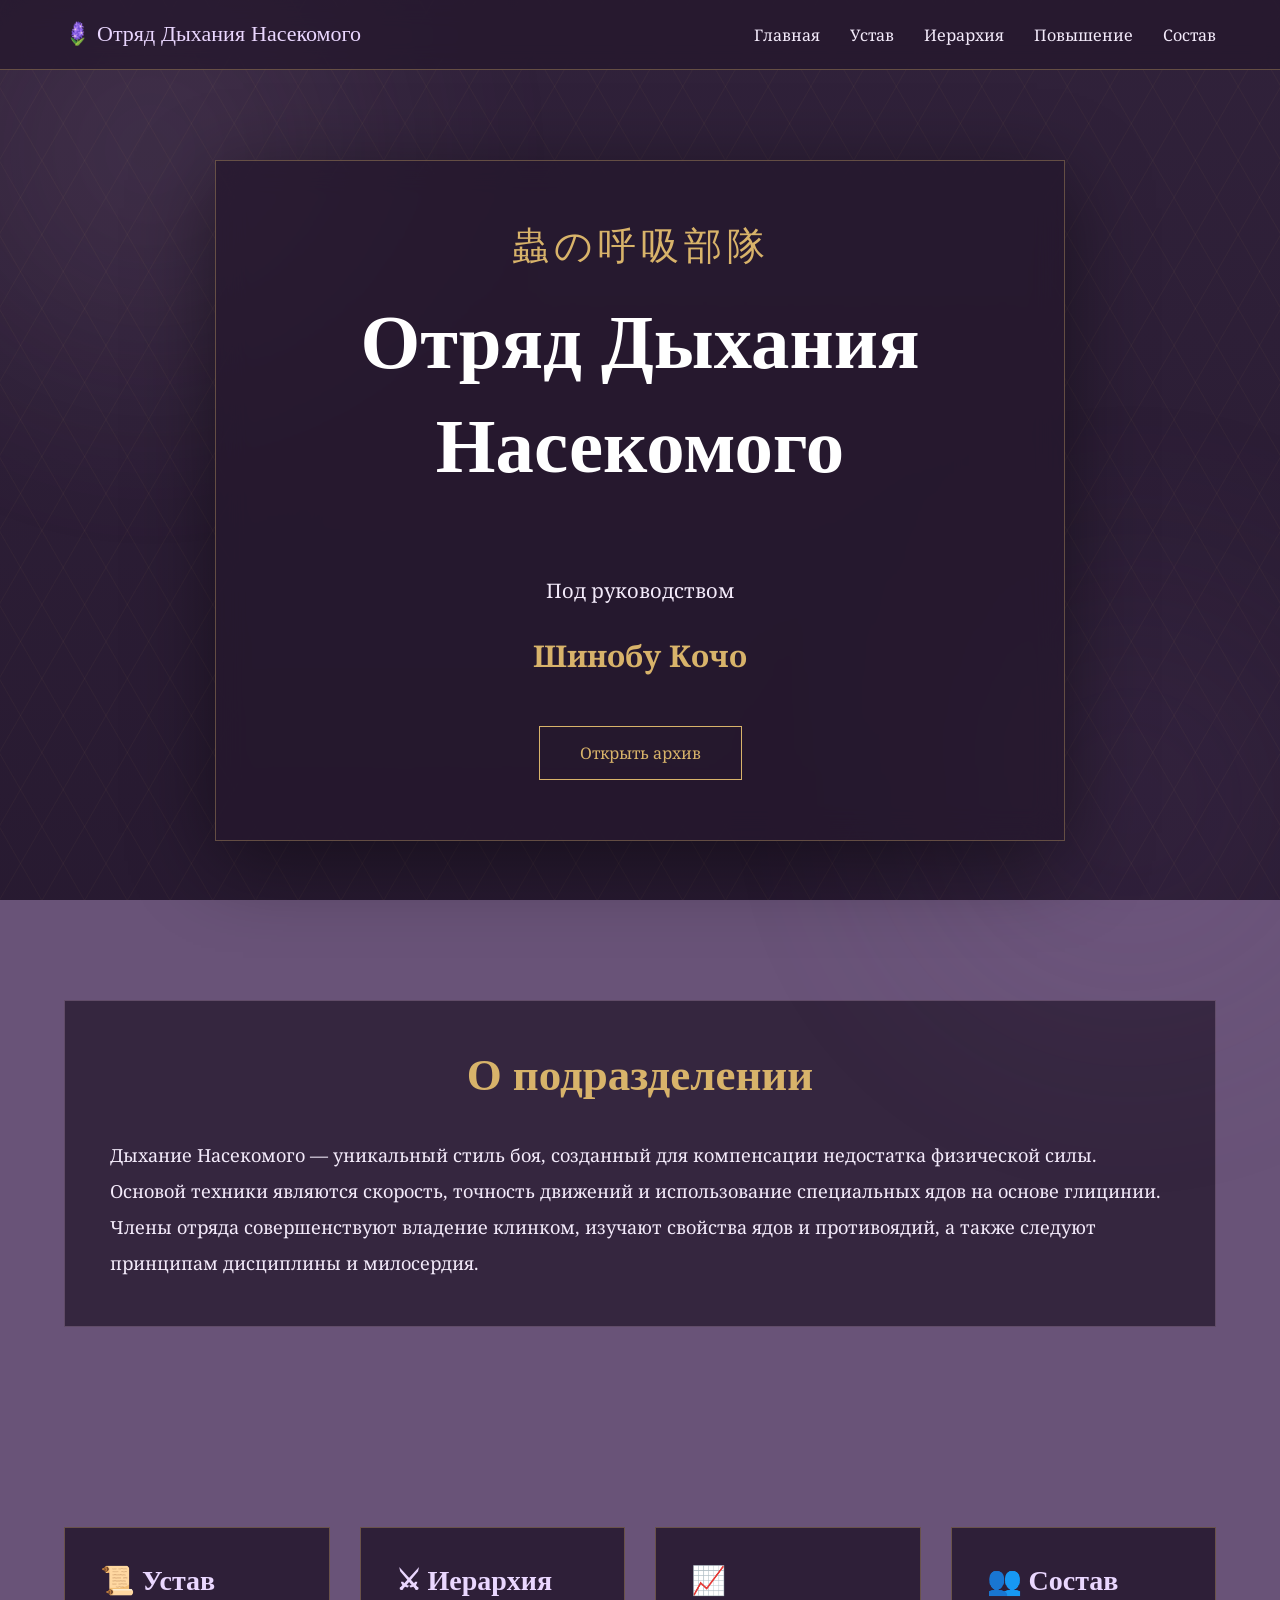
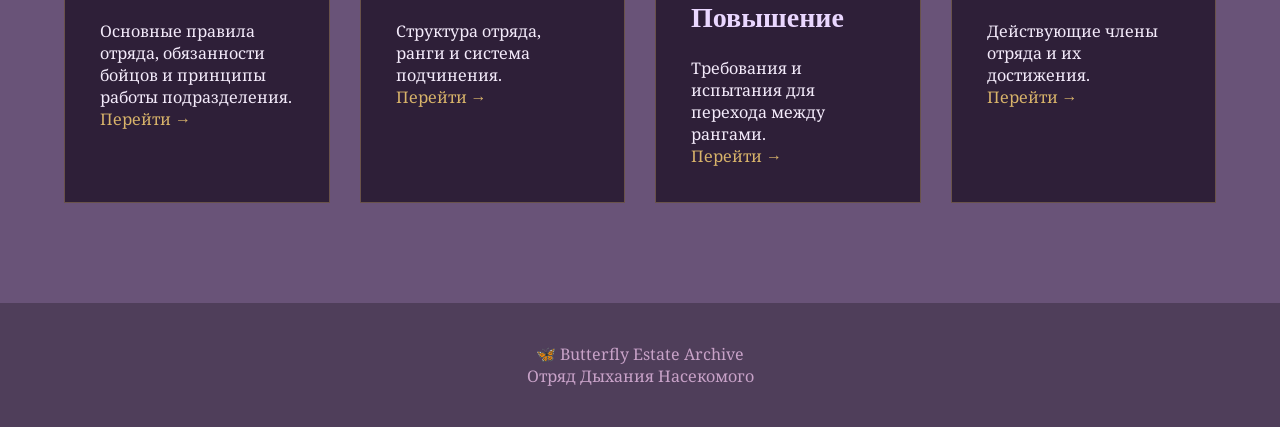
<file: index.html>
<!DOCTYPE html>
<html lang="ru">

<head>

    <meta charset="UTF-8">
    <meta name="viewport" content="width=device-width, initial-scale=1.0">

    <title>Отряд Дыхания Насекомого</title>

    <meta name="description" content="Отряд Дыхания Насекомого под руководством Шинобу Кочо">

    <!-- Стили -->
    <link rel="stylesheet" href="css/style.css">


    <!-- Шрифты -->
    <link rel="preconnect" href="https://fonts.googleapis.com">

    <link rel="preconnect" href="https://fonts.gstatic.com" crossorigin>

    <link href="https://fonts.googleapis.com/css2?family=Cinzel:wght@400;500;600;700&family=Noto+Serif:wght@300;400;500;600;700&display=swap" rel="stylesheet">


</head>


<body>


<div class="mist mist-one"></div>
<div class="mist mist-two"></div>

<div id="particles"></div>


<header>


    <nav class="navbar">


        <div class="logo">

            🪻 Отряд Дыхания Насекомого

        </div>



        <ul>

            <li>
                <a href="index.html">
                    Главная
                </a>
            </li>


            <li>
                <a href="statute.html">
                    Устав
                </a>
            </li>


            <li>
                <a href="hierarchy.html">
                    Иерархия
                </a>
            </li>


            <li>
                <a href="promotion.html">
                    Повышение
                </a>
            </li>


            <li>
                <a href="members.html">
                    Состав
                </a>
            </li>


        </ul>


    </nav>


</header>





<main>



<section class="hero">


    <div class="hero-content">


        <p class="japanese">

            蟲の呼吸部隊

        </p>



        <h1>

            Отряд Дыхания Насекомого

        </h1>

        <p class="subtitle">

            <br>


            Под руководством

            <strong>
                Шинобу Кочо
            </strong>


        </p>




        <a href="statute.html" class="button">

            Открыть архив

        </a>



    </div>


</section>







<section class="about">


    <div class="container">


        <h2>

            О подразделении

        </h2>



        <p>


            Дыхание Насекомого — уникальный стиль боя, созданный для компенсации недостатка физической силы.


            Основой техники являются скорость, точность движений и использование специальных ядов на основе глицинии.


            Члены отряда совершенствуют владение клинком, изучают свойства ядов и противоядий, а также следуют принципам дисциплины и милосердия.



        </p>



    </div>


</section>







<section class="cards">


<div class="container">





<div class="card">


<h3>
📜 Устав
</h3>


<p>

Основные правила отряда, обязанности бойцов и принципы работы подразделения.

</p>


<a href="statute.html">

Перейти →

</a>


</div>






<div class="card">


<h3>
⚔ Иерархия
</h3>


<p>

Структура отряда, ранги и система подчинения.

</p>


<a href="hierarchy.html">

Перейти →

</a>


</div>







<div class="card">


<h3>
📈 Повышение
</h3>


<p>

Требования и испытания для перехода между рангами.

</p>


<a href="promotion.html">

Перейти →

</a>


</div>







<div class="card">


<h3>
👥 Состав
</h3>


<p>

Действующие члены отряда и их достижения.

</p>


<a href="members.html">

Перейти →

</a>


</div>




</div>


</section>





</main>






<footer>


<p>

🦋 Butterfly Estate Archive

<br>

Отряд Дыхания Насекомого

</p>


</footer>






<script src="js/script.js"></script>


</body>

</html>
</file>
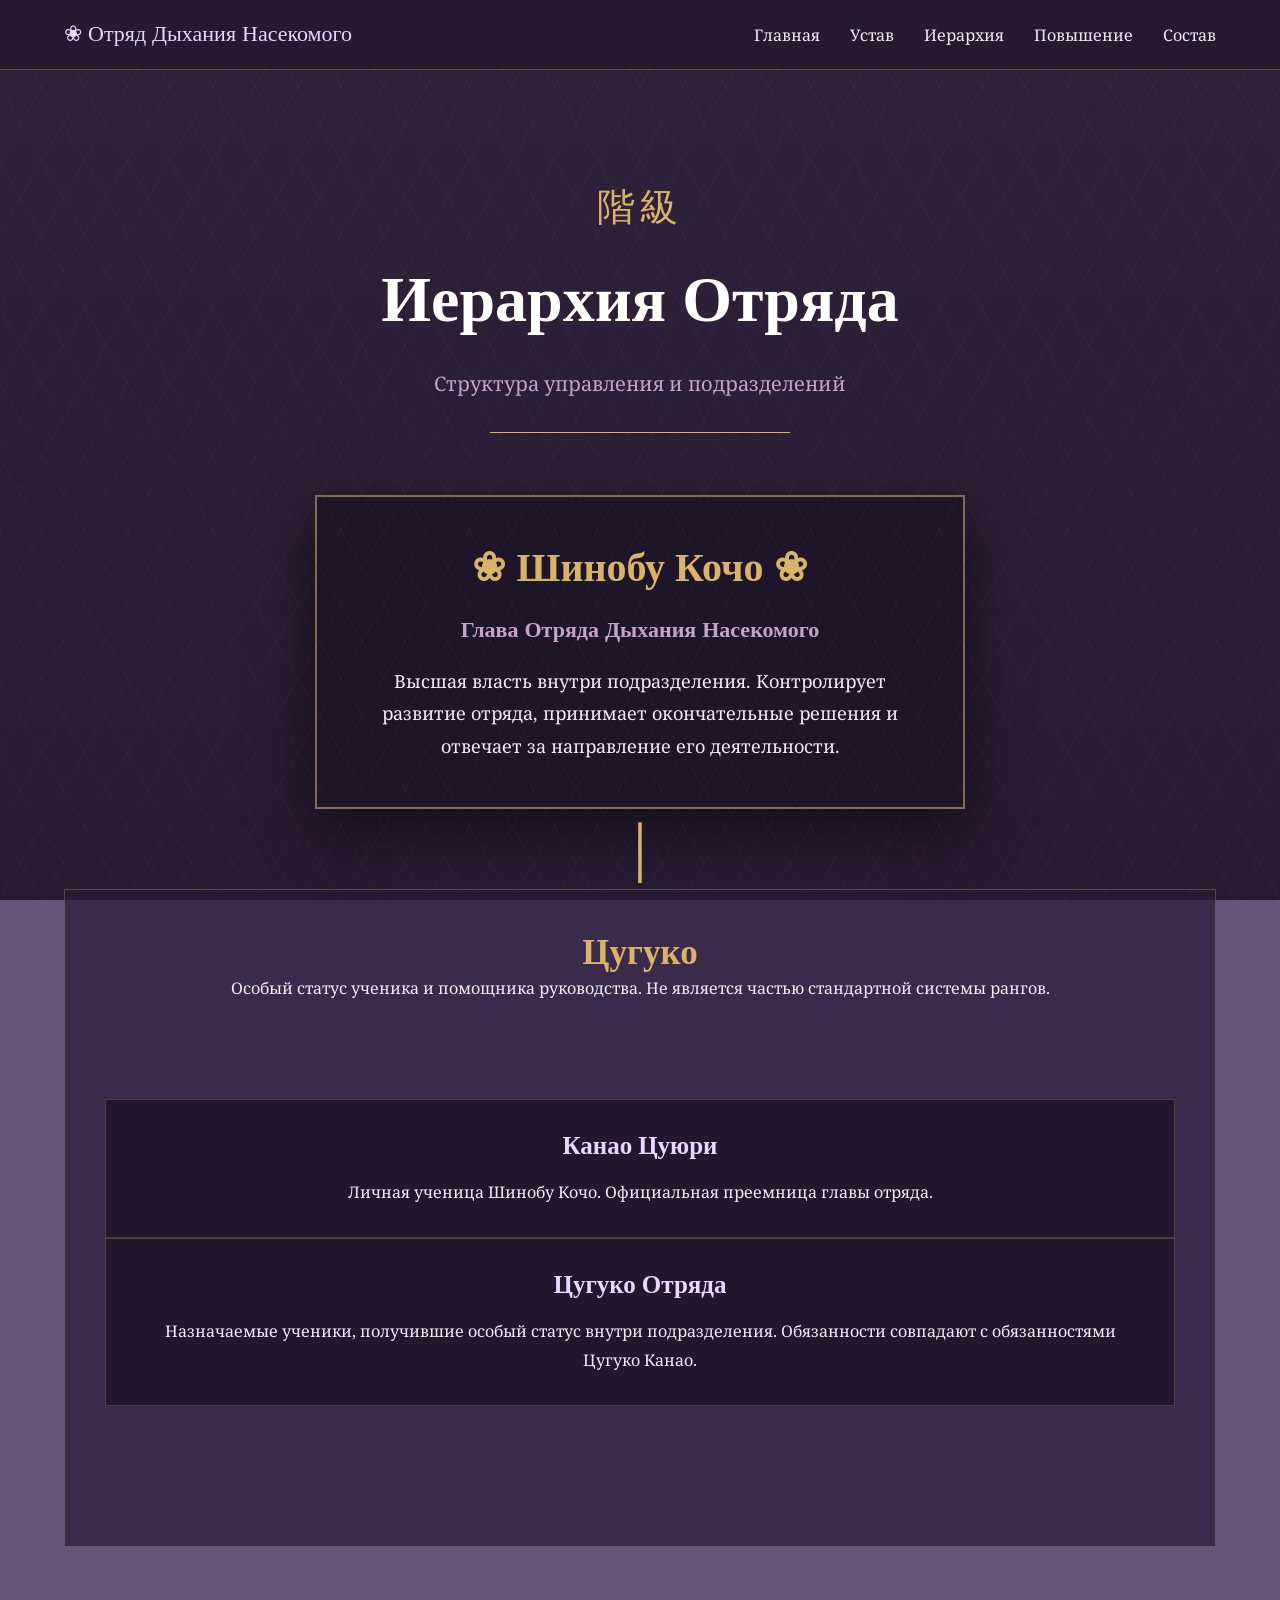
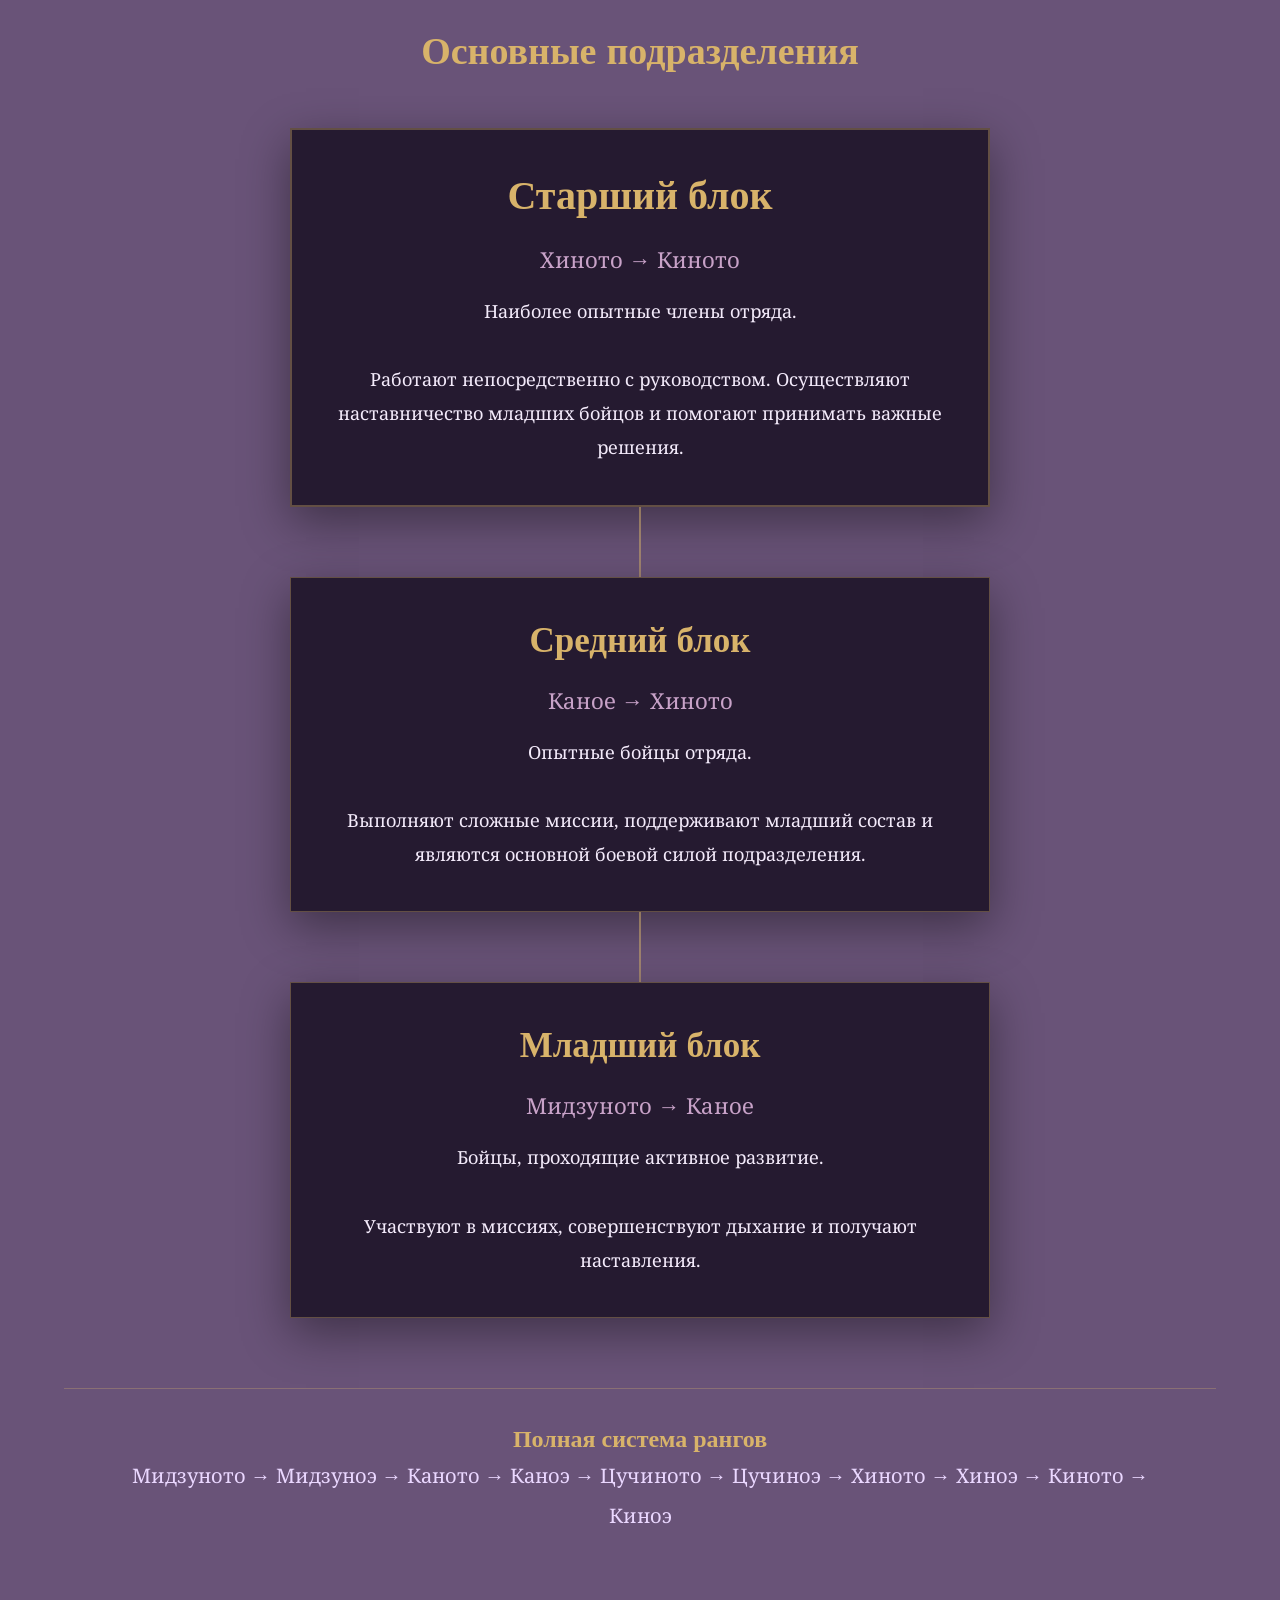
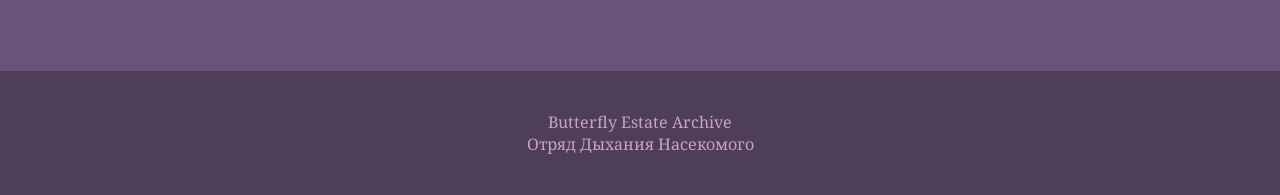
<file: hierarchy.html>
<!DOCTYPE html>
<html lang="ru">

<head>

<meta charset="UTF-8">

<meta name="viewport" content="width=device-width, initial-scale=1.0">

<title>Иерархия | Отряд Дыхания Насекомого</title>


<link rel="stylesheet" href="css/style.css">


<link href="https://fonts.googleapis.com/css2?family=Cinzel:wght@400;600;700&family=Noto+Serif:wght@300;400;600&display=swap" rel="stylesheet">

</head>



<body>


<header>

<nav class="navbar">


<div class="logo">
❀ Отряд Дыхания Насекомого
</div>



<ul>

<li><a href="index.html">Главная</a></li>

<li><a href="statute.html">Устав</a></li>

<li><a href="hierarchy.html">Иерархия</a></li>

<li><a href="promotion.html">Повышение</a></li>

<li><a href="members.html">Состав</a></li>

</ul>


</nav>

</header>






<main>



<section class="document-header">


<p class="japanese">
階級
</p>


<h1>
Иерархия Отряда
</h1>


<p>
Структура управления и подразделений
</p>


<div class="document-line"></div>


</section>







<section class="hierarchy">



<div class="leader-card">


<h2>
❀ Шинобу Кочо ❀
</h2>


<h3>
Глава Отряда Дыхания Насекомого
</h3>


<p>

Высшая власть внутри подразделения.
Контролирует развитие отряда, принимает окончательные решения и отвечает за направление его деятельности.

</p>


</div>







<div class="connection">

│

</div>







<div class="tsuguko-area">


<h2>
Цугуко
</h2>


<p>
Особый статус ученика и помощника руководства.
Не является частью стандартной системы рангов.
</p>




<div class="cards">



<div class="info-card">


<h3>
Канао Цуюри
</h3>


<p>
Личная ученица Шинобу Кочо.
Официальная преемница главы отряда.
</p>


</div>





<div class="info-card">


<h3>
Цугуко Отряда
</h3>


<p>
Назначаемые ученики, получившие особый статус внутри подразделения.

Обязанности совпадают с обязанностями Цугуко Канао.
</p>


</div>


</div>


</div>



<section class="blocks">


<h2>
Основные подразделения
</h2>


<div class="structure-tree">





<div class="block-card senior">


<h3>
Старший блок
</h3>


<div class="block-rank">
Хиното → Киното
</div>


<p>

Наиболее опытные члены отряда.

<br><br>

Работают непосредственно с руководством.
Осуществляют наставничество младших бойцов
и помогают принимать важные решения.

</p>


</div>





<div class="tree-line"></div>






<div class="block-card middle">


<h3>
Средний блок
</h3>


<div class="block-rank">
Каное → Хиното
</div>


<p>

Опытные бойцы отряда.

<br><br>

Выполняют сложные миссии,
поддерживают младший состав
и являются основной боевой силой подразделения.

</p>


</div>






<div class="tree-line"></div>






<div class="block-card junior">


<h3>
Младший блок
</h3>


<div class="block-rank">
Мидзуното → Каное
</div>


<p>

Бойцы, проходящие активное развитие.

<br><br>

Участвуют в миссиях,
совершенствуют дыхание и получают наставления.

</p>

</div>


</section>





<section class="rank-order">


<h2>
Полная система рангов
</h2>


<p>

Мидзуното →

Мидзуноэ →

Каното →

Каноэ →

Цучиното →

Цучиноэ →

Хиното →

Хиноэ →

Киното →

Киноэ

</p>


</section>




</section>




</main>







<footer>

<p>
Butterfly Estate Archive
<br>
Отряд Дыхания Насекомого
</p>

</footer>




<script src="js/script.js"></script>


</body>

</html>
</file>
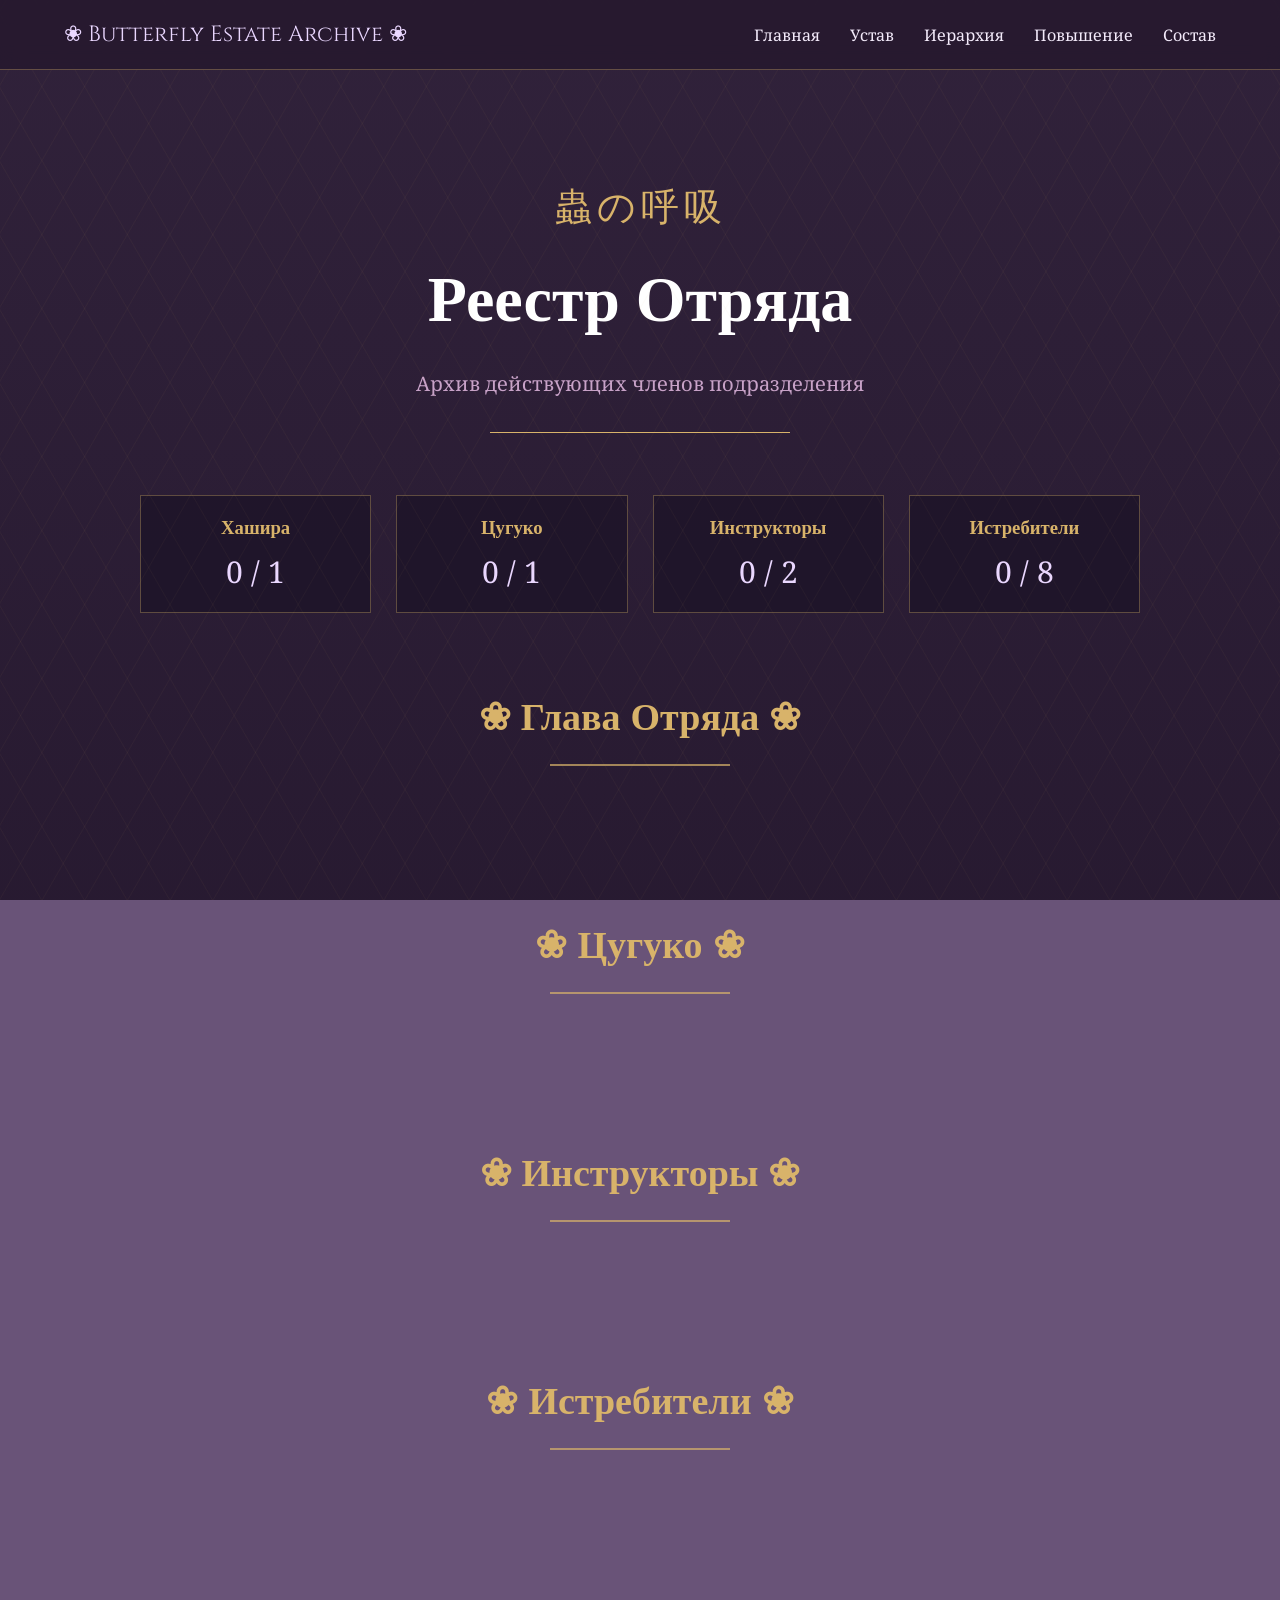
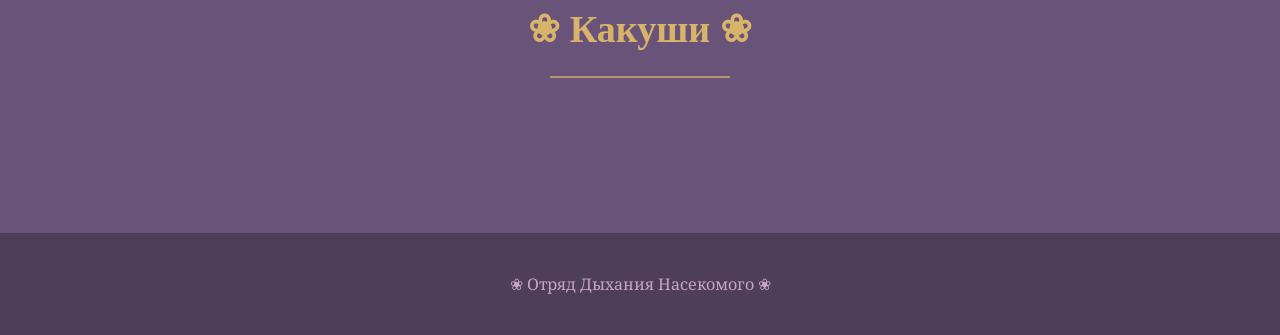
<file: members.html>
<!DOCTYPE html>
<html lang="ru">

<head>

<meta charset="UTF-8">

<meta name="viewport" content="width=device-width, initial-scale=1.0">

<title>Состав | Отряд Дыхания Насекомого</title>


<link rel="stylesheet" href="css/style.css">


<link href="https://fonts.googleapis.com/css2?family=Cinzel:wght@400;600&family=Noto+Serif:wght@400;700&display=swap" rel="stylesheet">


</head>



<body>



<header>

<nav class="navbar">


<div class="logo">
❀ Butterfly Estate Archive ❀
</div>



<ul>

<li><a href="index.html">Главная</a></li>

<li><a href="statute.html">Устав</a></li>

<li><a href="hierarchy.html">Иерархия</a></li>

<li><a href="promotion.html">Повышение</a></li>

<li><a href="members.html">Состав</a></li>

</ul>


</nav>

</header>





<section class="document-header">


<p class="japanese">
蟲の呼吸
</p>


<h1>
Реестр Отряда
</h1>


<p>
Архив действующих членов подразделения
</p>


<div class="document-line"></div>


</section>





<section class="member-statistics">


<div>

<h3>
Хашира
</h3>

<p id="hashira-count">
0 / 1
</p>

</div>



<div>

<h3>
Цугуко
</h3>

<p id="tsuguko-count">
0 / 1
</p>

</div>



<div>

<h3>
Инструкторы
</h3>

<p id="instructor-count">
0 / 2
</p>

</div>



<div>

<h3>
Истребители
</h3>

<p id="fighter-count">
0 / 8
</p>

</div>


</section>







<section class="members-container">


<h2>
❀ Глава Отряда ❀
</h2>


<div 
class="member-grid"
id="leader-container">

</div>


</section>








<section class="members-container">


<h2>
❀ Цугуко ❀
</h2>


<div 
class="member-grid"
id="tsuguko-container">

</div>


</section>








<section class="members-container">


<h2>
❀ Инструкторы ❀
</h2>


<div 
class="member-grid"
id="instructor-container">

</div>


</section>








<section class="members-container">


<h2>
❀ Истребители ❀
</h2>


<div 
class="member-grid"
id="fighter-container">

</div>


</section>









<section class="members-container">


<h2>
❀ Какуши ❀
</h2>


<div 
class="member-grid"
id="kakushi-container">

</div>


</section>







<footer>

❀ Отряд Дыхания Насекомого ❀

</footer>






<script src="js/members.js"></script>


</body>

</html>
</file>
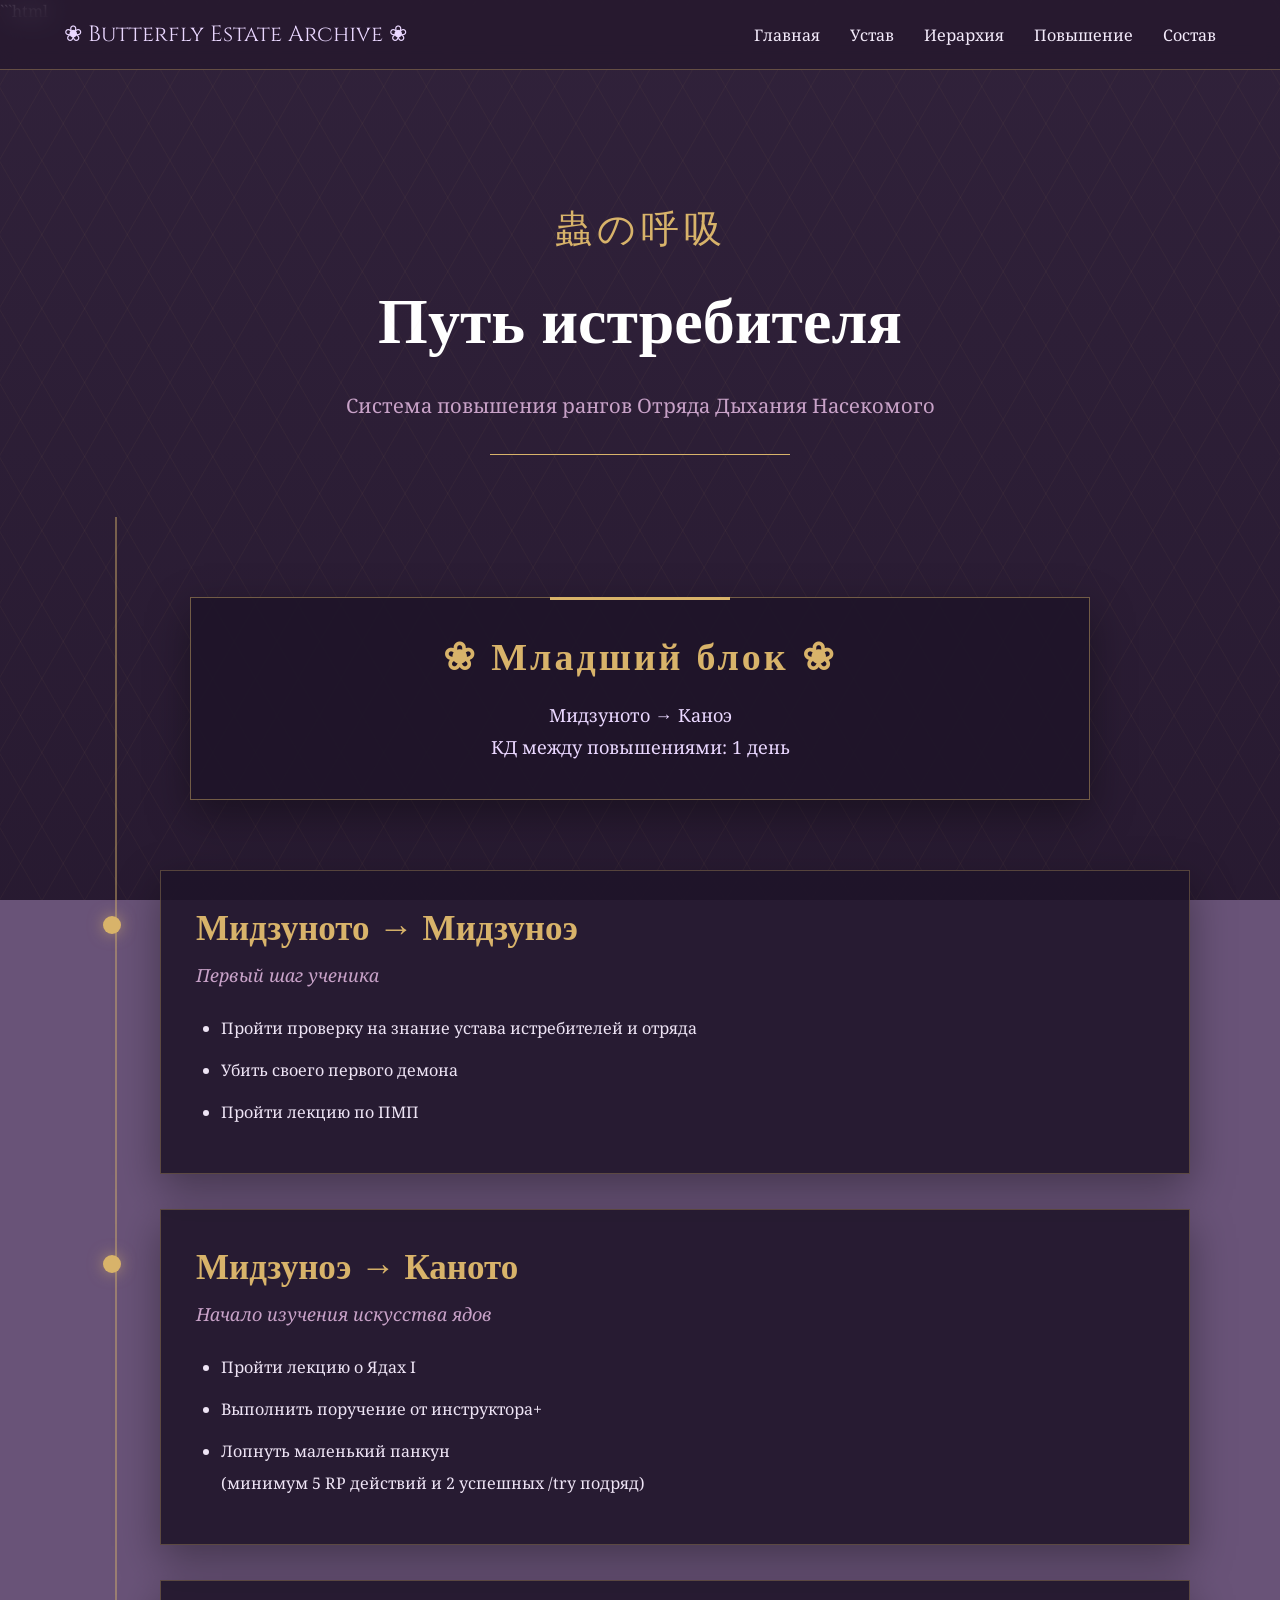
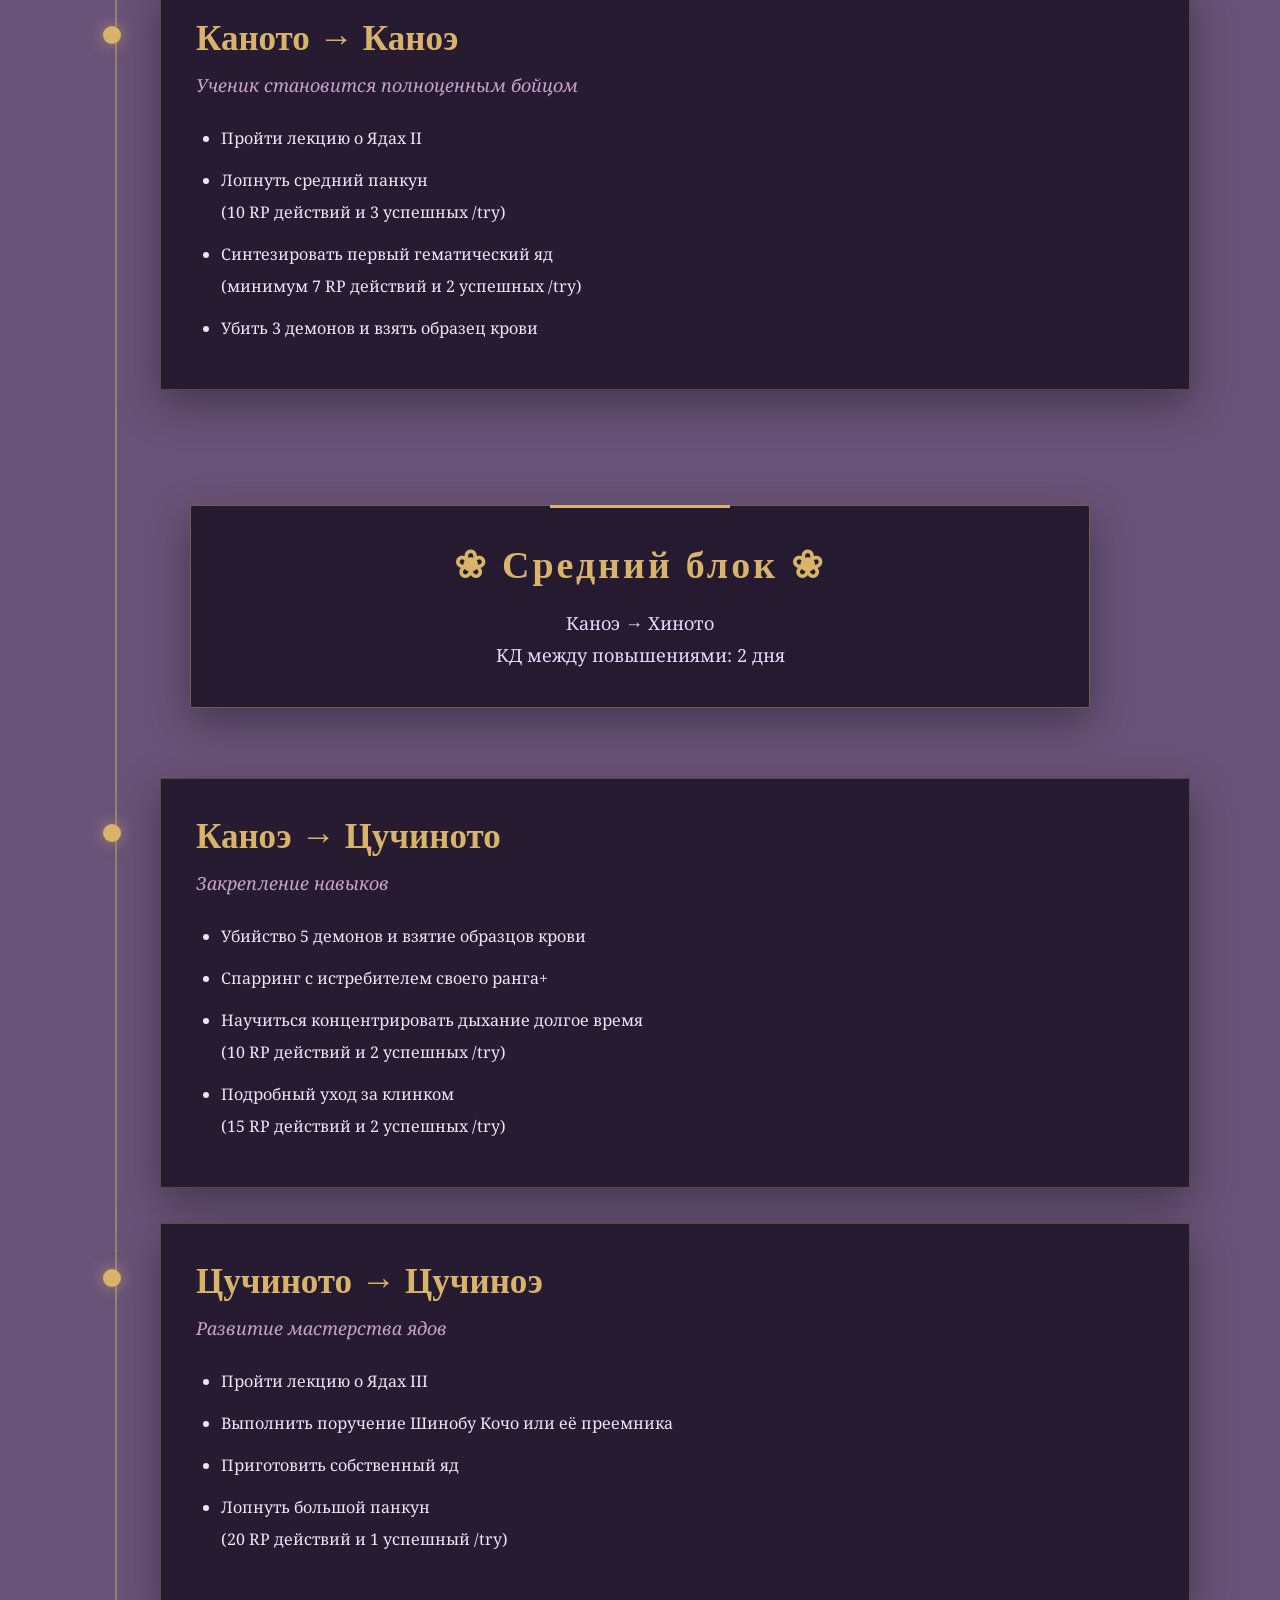
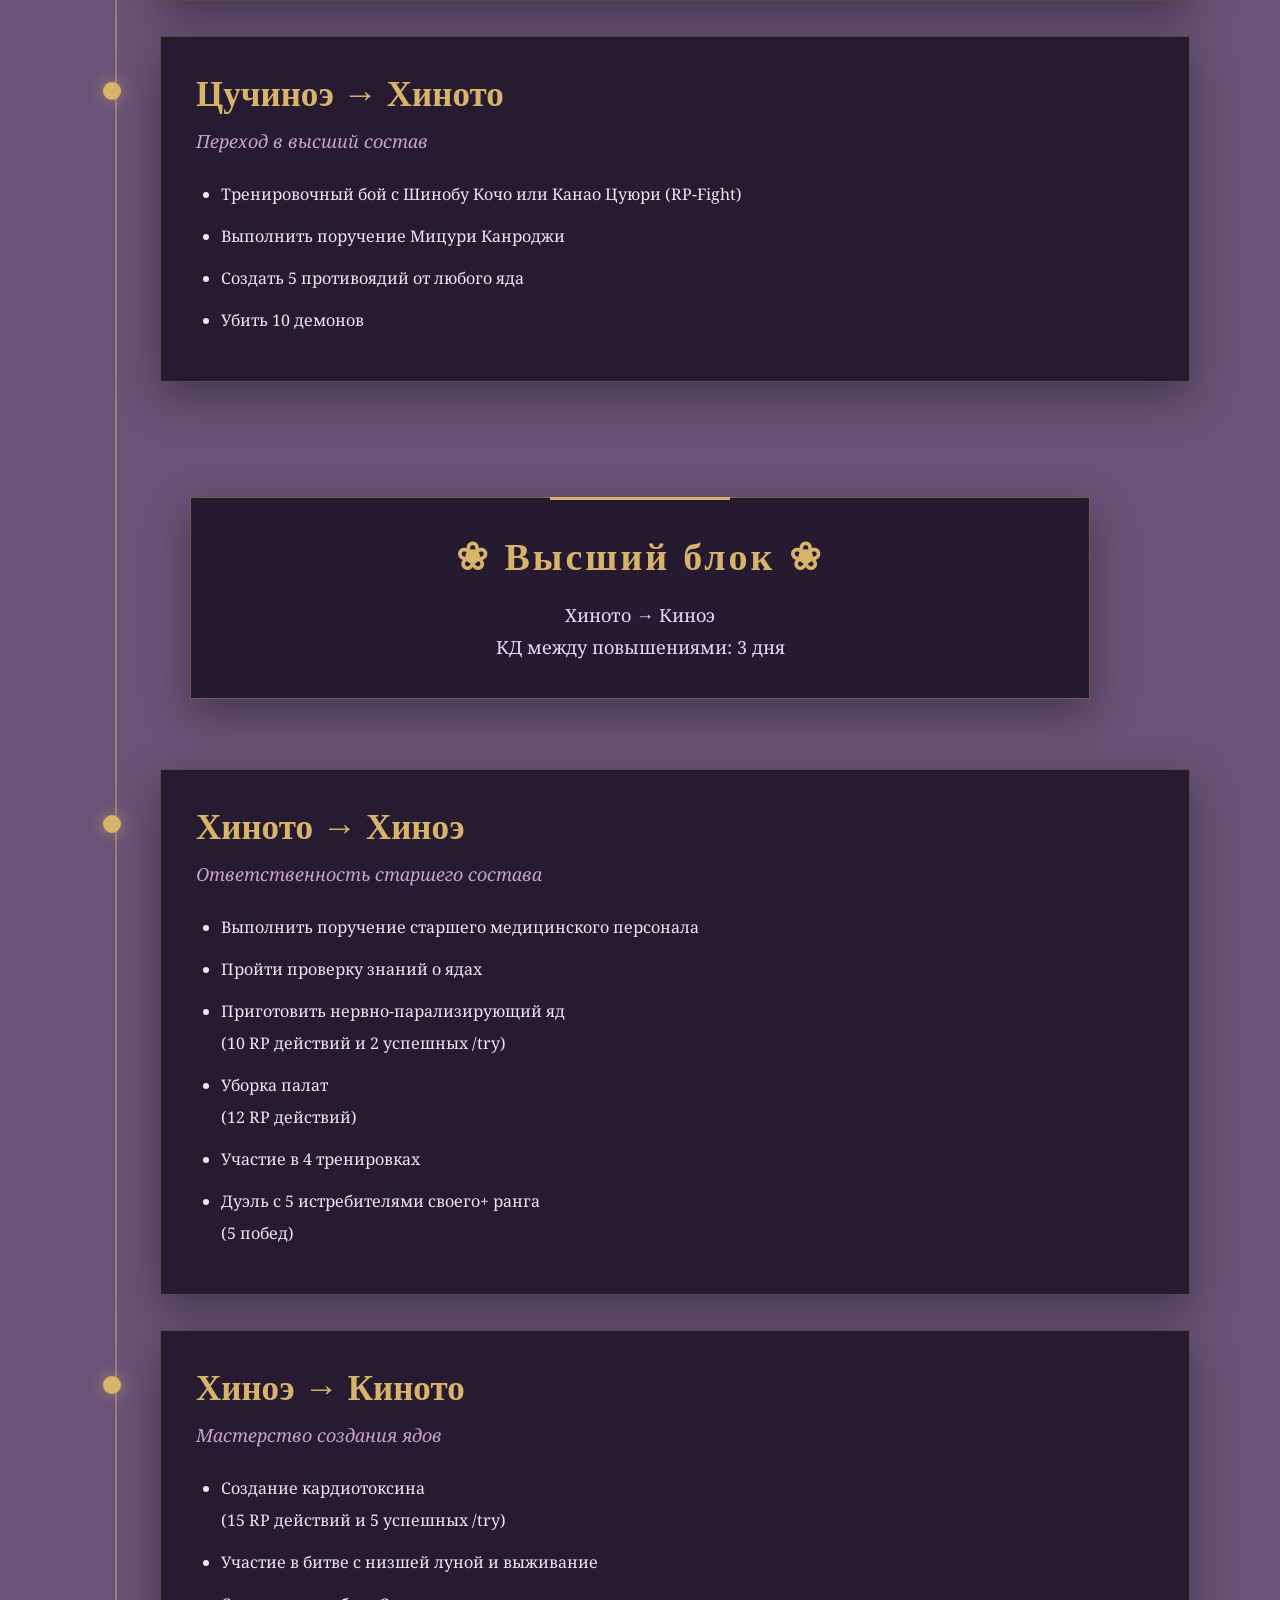
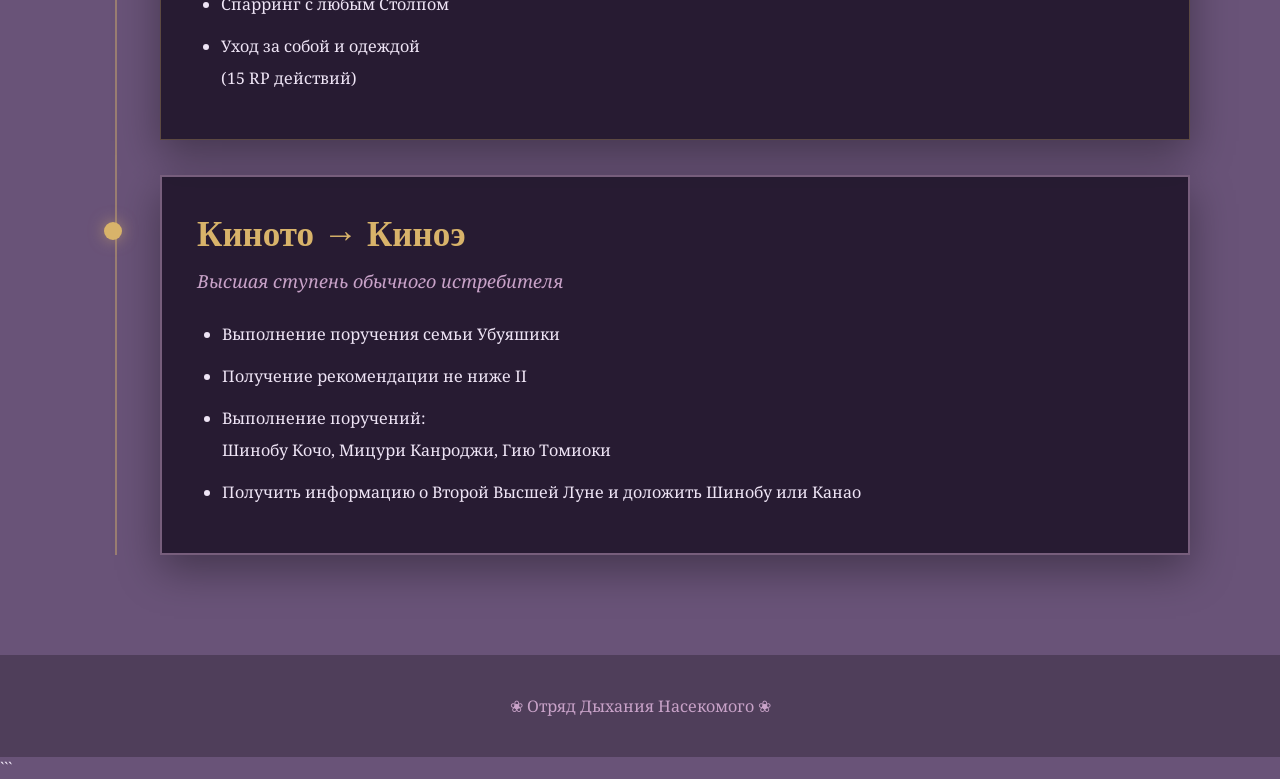
<file: promotion.html>
```html
<!DOCTYPE html>
<html lang="ru">

<head>

<meta charset="UTF-8">

<meta name="viewport" content="width=device-width, initial-scale=1.0">

<title>Повышение | Отряд Дыхания Насекомого</title>

<link rel="stylesheet" href="css/style.css">

<link href="https://fonts.googleapis.com/css2?family=Cinzel:wght@400;600&family=Noto+Serif:wght@400;700&display=swap" rel="stylesheet">

</head>


<body>


<header>

<nav class="navbar">

<div class="logo">
❀ Butterfly Estate Archive ❀
</div>


<ul>

<li><a href="index.html">Главная</a></li>

<li><a href="statute.html">Устав</a></li>

<li><a href="hierarchy.html">Иерархия</a></li>

<li><a href="promotion.html">Повышение</a></li>

<li><a href="members.html">Состав</a></li>

</ul>

</nav>

</header>



<section class="document-header">


<p class="japanese">
蟲の呼吸
</p>


<h1>
Путь истребителя
</h1>


<p>
Система повышения рангов Отряда Дыхания Насекомого
</p>


<div class="document-line"></div>


</section>





<main class="ranks">





<!-- ================================
     МЛАДШИЙ БЛОК
================================ -->


<div class="rank-block-title">

<h2>
❀ Младший блок ❀
</h2>

<p>
Мидзуното → Каноэ
<br>
КД между повышениями: 1 день
</p>

</div>





<div class="rank-card">


<h2>
Мидзуното → Мидзуноэ
</h2>


<p class="rank-type">
Первый шаг ученика
</p>


<ul>

<li>Пройти проверку на знание устава истребителей и отряда</li>

<li>Убить своего первого демона</li>

<li>Пройти лекцию по ПМП</li>

</ul>


</div>






<div class="rank-card">


<h2>
Мидзуноэ → Каното
</h2>


<p class="rank-type">
Начало изучения искусства ядов
</p>


<ul>

<li>Пройти лекцию о Ядах I</li>

<li>Выполнить поручение от инструктора+</li>

<li>
Лопнуть маленький панкун
<br>
(минимум 5 RP действий и 2 успешных /try подряд)
</li>

</ul>


</div>






<div class="rank-card">


<h2>
Каното → Каноэ
</h2>


<p class="rank-type">
Ученик становится полноценным бойцом
</p>


<ul>

<li>Пройти лекцию о Ядах II</li>

<li>
Лопнуть средний панкун
<br>
(10 RP действий и 3 успешных /try)
</li>

<li>
Синтезировать первый гематический яд
<br>
(минимум 7 RP действий и 2 успешных /try)
</li>

<li>
Убить 3 демонов и взять образец крови
</li>

</ul>


</div>







<!-- ================================
     СРЕДНИЙ БЛОК
================================ -->


<div class="rank-block-title">


<h2>
❀ Средний блок ❀
</h2>


<p>
Каноэ → Хиното
<br>
КД между повышениями: 2 дня
</p>


</div>






<div class="rank-card">


<h2>
Каноэ → Цучиното
</h2>


<p class="rank-type">
Закрепление навыков
</p>


<ul>

<li>Убийство 5 демонов и взятие образцов крови</li>

<li>Спарринг с истребителем своего ранга+</li>

<li>
Научиться концентрировать дыхание долгое время
<br>
(10 RP действий и 2 успешных /try)
</li>

<li>
Подробный уход за клинком
<br>
(15 RP действий и 2 успешных /try)
</li>


</ul>


</div>






<div class="rank-card">


<h2>
Цучиното → Цучиноэ
</h2>


<p class="rank-type">
Развитие мастерства ядов
</p>


<ul>

<li>Пройти лекцию о Ядах III</li>

<li>Выполнить поручение Шинобу Кочо или её преемника</li>

<li>Приготовить собственный яд</li>

<li>
Лопнуть большой панкун
<br>
(20 RP действий и 1 успешный /try)
</li>


</ul>


</div>






<div class="rank-card">


<h2>
Цучиноэ → Хиното
</h2>


<p class="rank-type">
Переход в высший состав
</p>


<ul>

<li>Тренировочный бой с Шинобу Кочо или Канао Цуюри (RP-Fight)</li>

<li>Выполнить поручение Мицури Канроджи</li>

<li>Создать 5 противоядий от любого яда</li>

<li>Убить 10 демонов</li>


</ul>


</div>








<!-- ================================
     ВЫСШИЙ БЛОК
================================ -->


<div class="rank-block-title">


<h2>
❀ Высший блок ❀
</h2>


<p>
Хиното → Киноэ
<br>
КД между повышениями: 3 дня
</p>


</div>






<div class="rank-card">


<h2>
Хиното → Хиноэ
</h2>


<p class="rank-type">
Ответственность старшего состава
</p>


<ul>

<li>Выполнить поручение старшего медицинского персонала</li>

<li>
Пройти проверку знаний о ядах
</li>

<li>
Приготовить нервно-парализирующий яд
<br>
(10 RP действий и 2 успешных /try)
</li>

<li>
Уборка палат
<br>
(12 RP действий)
</li>

<li>
Участие в 4 тренировках
</li>

<li>
Дуэль с 5 истребителями своего+ ранга
<br>
(5 побед)
</li>

</ul>


</div>







<div class="rank-card">


<h2>
Хиноэ → Киното
</h2>


<p class="rank-type">
Мастерство создания ядов
</p>


<ul>

<li>
Создание кардиотоксина
<br>
(15 RP действий и 5 успешных /try)
</li>

<li>
Участие в битве с низшей луной и выживание
</li>

<li>
Спарринг с любым Столпом
</li>

<li>
Уход за собой и одеждой
<br>
(15 RP действий)
</li>


</ul>


</div>






<div class="rank-card">


<h2>
Киното → Киноэ
</h2>


<p class="rank-type">
Высшая ступень обычного истребителя
</p>


<ul>

<li>
Выполнение поручения семьи Убуяшики
</li>

<li>
Получение рекомендации не ниже II
</li>

<li>
Выполнение поручений:
<br>
Шинобу Кочо,
Мицури Канроджи,
Гию Томиоки
</li>

<li>
Получить информацию о Второй Высшей Луне и доложить Шинобу или Канао
</li>


</ul>


</div>





</main>



<footer>

❀ Отряд Дыхания Насекомого ❀

</footer>


</body>

</html>
```
</file>
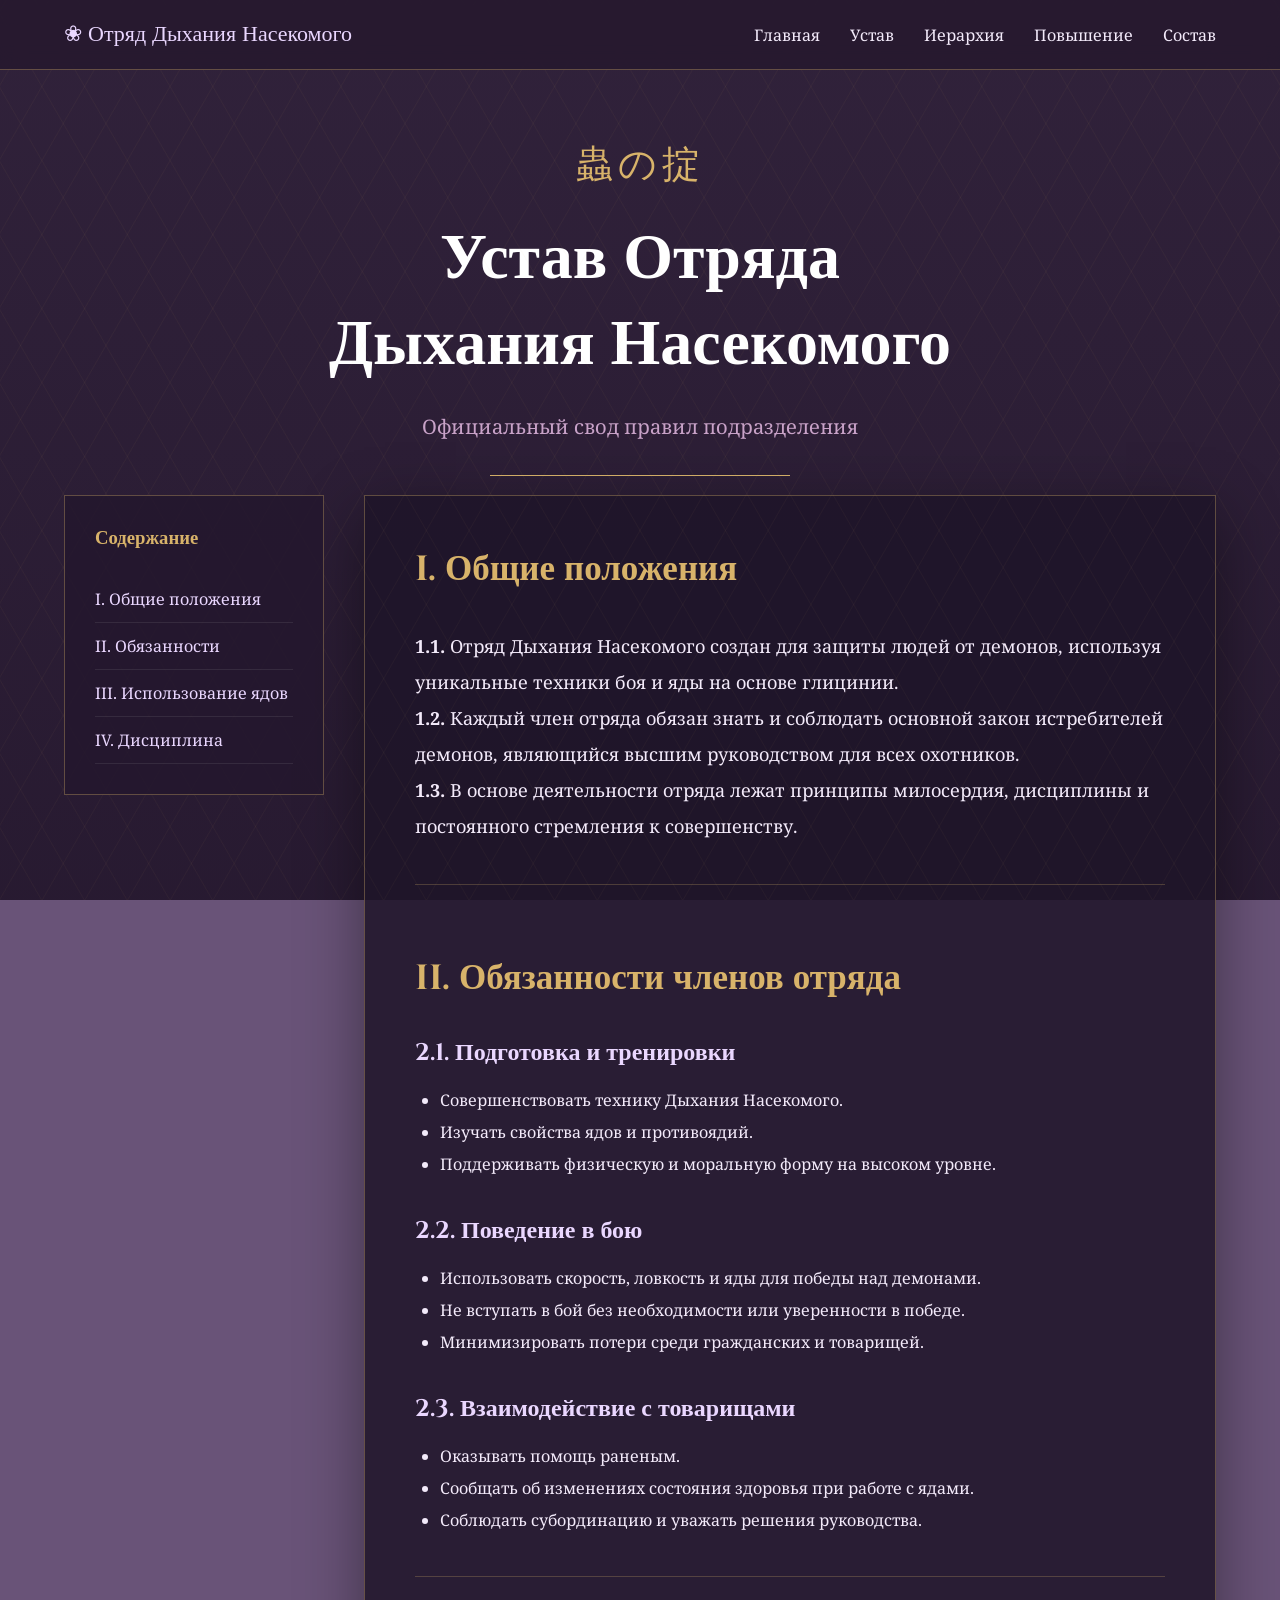
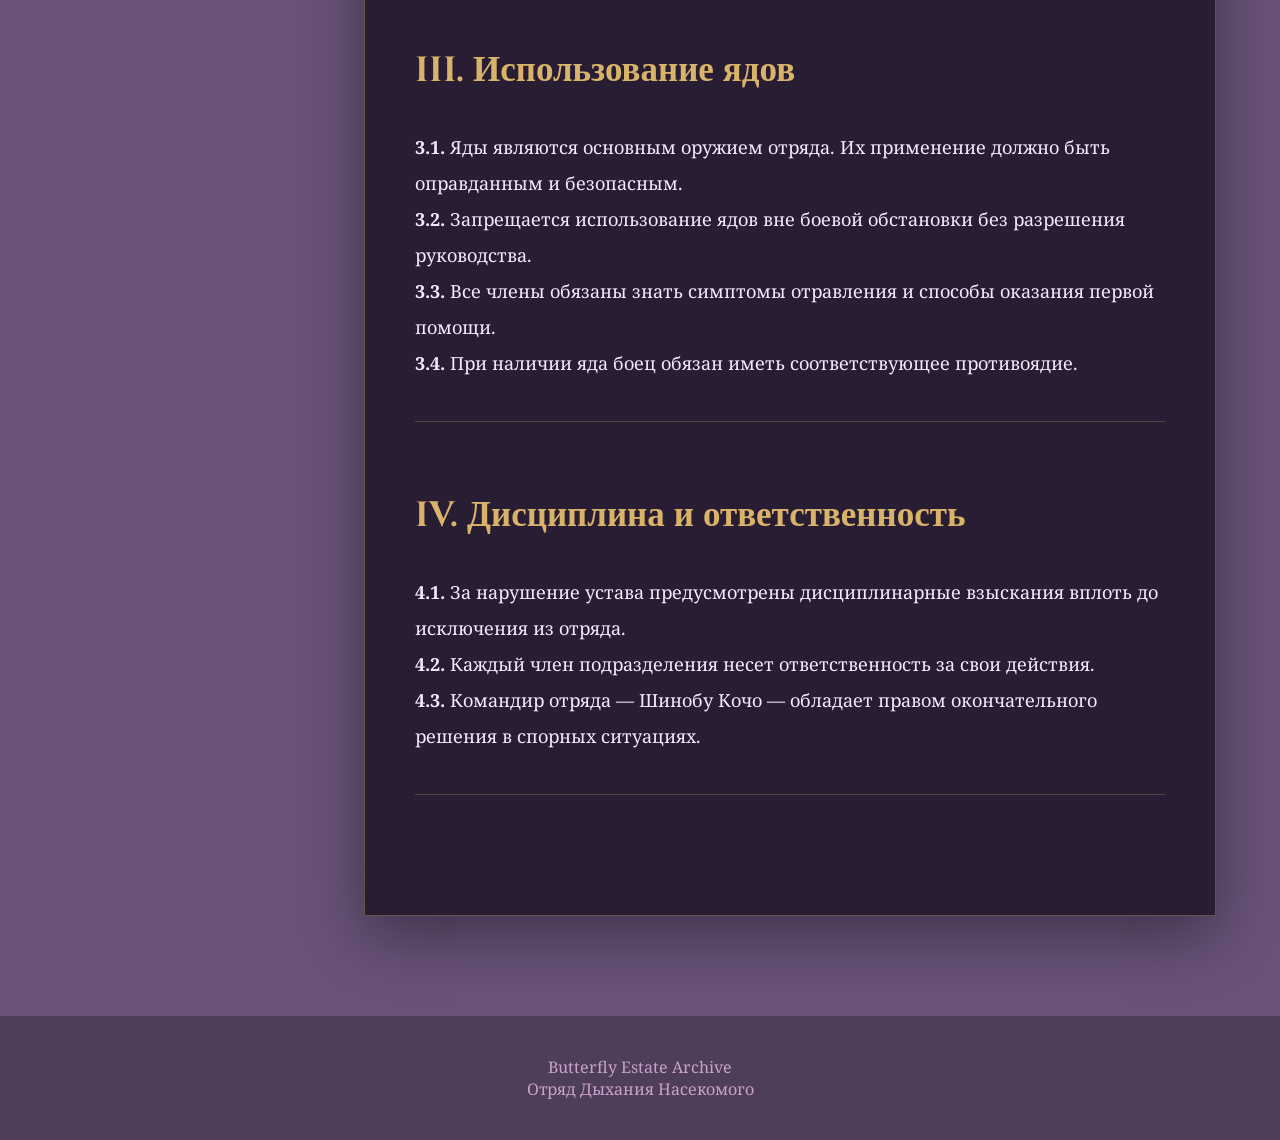
<file: statute.html>
<!DOCTYPE html>
<html lang="ru">

<head>

<meta charset="UTF-8">
<meta name="viewport" content="width=device-width, initial-scale=1.0">

<title>Устав | Отряд Дыхания Насекомого</title>

<link rel="stylesheet" href="css/style.css">

<link href="https://fonts.googleapis.com/css2?family=Cinzel:wght@400;600;700&family=Noto+Serif:wght@300;400;600&display=swap" rel="stylesheet">

</head>


<body>


<header>

<nav class="navbar">

<div class="logo">
❀ Отряд Дыхания Насекомого
</div>


<ul>

<li><a href="index.html">Главная</a></li>

<li><a href="statute.html">Устав</a></li>

<li><a href="hierarchy.html">Иерархия</a></li>

<li><a href="promotion.html">Повышение</a></li>

<li><a href="members.html">Состав</a></li>

</ul>

</nav>

</header>




<main>


<section class="document-header">


<p class="japanese">
蟲の掟
</p>


<h1>
Устав Отряда
<br>
Дыхания Насекомого
</h1>


<p>
Официальный свод правил подразделения
</p>


<div class="document-line"></div>


</section>






<section class="document">


<aside class="document-menu">


<h3>
Содержание
</h3>


<a href="#chapter1">
I. Общие положения
</a>


<a href="#chapter2">
II. Обязанности
</a>


<a href="#chapter3">
III. Использование ядов
</a>


<a href="#chapter4">
IV. Дисциплина
</a>


</aside>





<article class="document-content">





<section class="chapter" id="chapter1">


<h2>
I. Общие положения
</h2>


<p>
<b>1.1.</b>
Отряд Дыхания Насекомого создан для защиты людей от демонов, используя уникальные техники боя и яды на основе глицинии.
</p>


<p>
<b>1.2.</b>
Каждый член отряда обязан знать и соблюдать основной закон истребителей демонов, являющийся высшим руководством для всех охотников.
</p>


<p>
<b>1.3.</b>
В основе деятельности отряда лежат принципы милосердия, дисциплины и постоянного стремления к совершенству.
</p>


</section>






<section class="chapter" id="chapter2">


<h2>
II. Обязанности членов отряда
</h2>



<h3>
2.1. Подготовка и тренировки
</h3>


<ul>

<li>
Совершенствовать технику Дыхания Насекомого.
</li>

<li>
Изучать свойства ядов и противоядий.
</li>

<li>
Поддерживать физическую и моральную форму на высоком уровне.
</li>

</ul>





<h3>
2.2. Поведение в бою
</h3>


<ul>

<li>
Использовать скорость, ловкость и яды для победы над демонами.
</li>

<li>
Не вступать в бой без необходимости или уверенности в победе.
</li>

<li>
Минимизировать потери среди гражданских и товарищей.
</li>

</ul>






<h3>
2.3. Взаимодействие с товарищами
</h3>


<ul>

<li>
Оказывать помощь раненым.
</li>

<li>
Сообщать об изменениях состояния здоровья при работе с ядами.
</li>

<li>
Соблюдать субординацию и уважать решения руководства.
</li>

</ul>



</section>







<section class="chapter" id="chapter3">


<h2>
III. Использование ядов
</h2>


<p>
<b>3.1.</b>
Яды являются основным оружием отряда. Их применение должно быть оправданным и безопасным.
</p>


<p>
<b>3.2.</b>
Запрещается использование ядов вне боевой обстановки без разрешения руководства.
</p>


<p>
<b>3.3.</b>
Все члены обязаны знать симптомы отравления и способы оказания первой помощи.
</p>


<p>
<b>3.4.</b>
При наличии яда боец обязан иметь соответствующее противоядие.
</p>


</section>








<section class="chapter" id="chapter4">


<h2>
IV. Дисциплина и ответственность
</h2>


<p>
<b>4.1.</b>
За нарушение устава предусмотрены дисциплинарные взыскания вплоть до исключения из отряда.
</p>


<p>
<b>4.2.</b>
Каждый член подразделения несет ответственность за свои действия.
</p>


<p>
<b>4.3.</b>
Командир отряда — Шинобу Кочо — обладает правом окончательного решения в спорных ситуациях.
</p>



</section>




</article>


</section>



</main>





<footer>

<p>
Butterfly Estate Archive
<br>
Отряд Дыхания Насекомого
</p>

</footer>




<script src="js/script.js"></script>


</body>

</html>
</file>
<file: css/style.css>
/* ==========================================
   Butterfly Estate Archive
   Отряд Дыхания Насекомого
   Dark Purple Japanese Theme
========================================== */


/* ==========================================
   Основные настройки
========================================== */


:root {

    --purple:#695378;

    --dark:#24172d;

    --dark-card:#1e1428;

    --gold:#d8b36a;

    --light:#f3eafa;

    --soft-purple:#c8a2c8;

    --border:
    rgba(216,179,106,.35);

}



* {

    margin:0;

    padding:0;

    box-sizing:border-box;

}



html {

    scroll-behavior:smooth;

}



body {


    font-family:'Noto Serif', serif;


    color:var(--light);


    background-color:var(--purple);


    background-image:


    linear-gradient(

        rgba(36,23,45,.82),

        rgba(36,23,45,.95)

    ),



    repeating-linear-gradient(

        60deg,

        transparent,

        transparent 35px,

        rgba(216,179,106,.04) 36px,

        transparent 37px

    ),



    repeating-linear-gradient(

        -60deg,

        transparent,

        transparent 35px,

        rgba(216,179,106,.04) 36px,

        transparent 37px

    );


    background-attachment:fixed;


}



h1,
h2,
h3,
.logo {

    font-family:'Cinzel',serif;

}



a {

    text-decoration:none;

    color:inherit;

}



.container {

    width:90%;

    max-width:1200px;

    margin:auto;

}





/* ==========================================
   Навигация
========================================== */


header {

    position:fixed;

    top:0;

    width:100%;

    z-index:1000;

}




.navbar {


    display:flex;

    justify-content:space-between;

    align-items:center;


    padding:20px 5%;


    background:

    rgba(36,23,45,.75);


    backdrop-filter:blur(12px);


    border-bottom:

    1px solid var(--border);


}




.logo {


    font-size:22px;


    color:#ead7ff;


}



.navbar ul {


    display:flex;


    gap:30px;


    list-style:none;


}



.navbar a {


    color:var(--light);


    transition:.3s;


}



.navbar a:hover {


    color:var(--gold);


}






/* ==========================================
   Главный экран
========================================== */


.hero {


    min-height:100vh;


    display:flex;


    justify-content:center;


    align-items:center;


    text-align:center;


    padding-top:100px;


}




.hero-content {


    max-width:850px;


    padding:60px;


    background:


    rgba(36,23,45,.75);


    backdrop-filter:blur(15px);


    border:

    1px solid var(--border);


    box-shadow:


    0 20px 80px rgba(0,0,0,.45);


    animation:

    fadeIn 1.5s ease;


}




.japanese {


    font-family:'Cinzel',serif;


    font-size:38px;


    letter-spacing:5px;


    color:var(--gold);


}




.hero h1 {


    margin-top:20px;


    font-size:


    clamp(45px,6vw,80px);


    color:white;


}




.subtitle {


    margin-top:30px;


    font-size:20px;


    line-height:2;


}




.subtitle strong {


    display:block;


    margin-top:15px;


    font-size:30px;


    color:var(--gold);


}




.button {


    display:inline-block;


    margin-top:40px;


    padding:15px 40px;


    border:

    1px solid var(--gold);


    color:var(--gold);


    transition:.4s;


}




.button:hover {


    background:var(--gold);


    color:var(--dark);


}






/* ==========================================
   Общие информационные блоки
========================================== */


.about {


    padding:100px 0;


}




.about .container {


    background:


    rgba(36,23,45,.75);


    padding:45px;


    border:

    1px solid rgba(200,162,200,.3);


}



.about h2 {


    font-size:45px;


    color:var(--gold);


    text-align:center;


    margin-bottom:30px;


}



.about p {


    font-size:18px;


    line-height:2;


}

/* ==========================================
   Карточки
========================================== */


.cards {


    padding:100px 0;


}



.cards .container {


    display:grid;


    grid-template-columns:


    repeat(auto-fit,minmax(260px,1fr));


    gap:30px;


}




.card {


    background:


    rgba(36,23,45,.85);



    padding:35px;



    border:


    1px solid var(--border);



    transition:.4s;


}



.card:hover {


    transform:

    translateY(-12px);



    border-color:var(--gold);



    box-shadow:


    0 20px 50px rgba(0,0,0,.5);


}




.card h3 {


    color:#ead7ff;


    font-size:28px;


    margin-bottom:20px;


}





.card a {


    color:var(--gold);


}






/* ==========================================
   Footer
========================================== */


footer {


    text-align:center;


    padding:40px;


    background:


    rgba(0,0,0,.25);


    color:var(--soft-purple);


}






/* ==========================================
   Анимации
========================================== */


@keyframes fadeIn {


    from {


        opacity:0;


        transform:

        translateY(40px);


    }



    to {


        opacity:1;


        transform:

        translateY(0);


    }


}







/* ==========================================
   Атмосферные эффекты
========================================== */



.petal {


    position:fixed;


    top:-50px;


    z-index:900;


    color:#d8b3d8;


    pointer-events:none;


    animation:


    fall linear forwards;


}



@keyframes fall {


    0% {


        transform:


        translateY(-50px)

        rotate(0deg);


    }



    100% {


        transform:


        translateY(110vh)

        rotate(360deg);


        opacity:0;


    }


}






.particle {


    position:fixed;


    width:2px;


    height:2px;


    background:#d8b3d8;


    border-radius:50%;


    z-index:800;


    pointer-events:none;


    opacity:.25;


    box-shadow:


    0 0 6px #d8b3d8;


}






.mist {


    position:fixed;


    width:700px;


    height:700px;


    border-radius:50%;


    pointer-events:none;


    z-index:0;


    filter:blur(80px);


    opacity:.12;


}




.mist-one {


    background:


    radial-gradient(

    circle,

    #d8b3d8,

    transparent 70%

    );


    top:-200px;


    left:-200px;


}



.mist-two {


    background:


    radial-gradient(

    circle,

    #8f6aa8,

    transparent 70%

    );


    bottom:-250px;


    right:-200px;


}








/* ==========================================
   Страница Устава
========================================== */


.document-header {


    min-height:55vh;


    display:flex;


    flex-direction:column;


    justify-content:center;


    align-items:center;


    text-align:center;


    padding-top:120px;


}



.document-header h1 {


    font-size:

    clamp(45px,5vw,70px);


    margin:25px 0;


    color:white;


}




.document-header p:not(.japanese) {


    color:var(--soft-purple);


    font-size:20px;


}




.document-line {


    width:300px;


    height:1px;


    background:var(--gold);


    margin-top:35px;


}






.document {


    width:90%;


    max-width:1200px;


    margin:auto;


    margin-bottom:100px;


    display:grid;


    grid-template-columns:260px 1fr;


    gap:40px;


}




.document-menu {


    position:sticky;


    top:120px;


    height:max-content;


    padding:30px;


    background:


    rgba(36,23,45,.8);


    border:

    1px solid var(--border);


}




.document-menu h3 {


    color:var(--gold);


    margin-bottom:25px;


}




.document-menu a {


    display:block;


    padding:12px 0;


    color:#ead7ff;


    border-bottom:


    1px solid rgba(255,255,255,.08);


}




.document-content {


    background:


    rgba(30,20,40,.85);


    padding:50px;


    border:


    1px solid var(--border);


    box-shadow:


    0 20px 60px rgba(0,0,0,.4);


}




.chapter {


    margin-bottom:70px;


    padding-bottom:40px;


    border-bottom:


    1px solid rgba(216,179,106,.25);


}



.chapter h2 {


    color:var(--gold);


    font-size:35px;


    margin-bottom:35px;


}




.chapter h3 {


    color:#ead7ff;


    font-size:24px;


    margin:35px 0 15px;


}




.chapter p {


    font-size:18px;


    line-height:2;


}





.chapter ul {


    margin-left:25px;


    line-height:2;


}






/* ==========================================
   Страница повышения
========================================== */



/* ==========================================
   Страница повышения - путь рангов
========================================== */


.ranks {


    width:90%;


    max-width:1100px;


    margin:0 auto 100px;


    display:flex;


    flex-direction:column;


    gap:35px;


    position:relative;


}




/* Вертикальный путь */


.ranks::before {


    content:"";


    position:absolute;


    left:25px;


    top:0;


    bottom:0;


    width:2px;


    background:


    rgba(216,179,106,.45);


}






/* Карточка ранга */


.rank-card {


    position:relative;


    margin-left:70px;


    padding:35px;


    background:


    rgba(30,20,40,.88);


    border:


    1px solid rgba(216,179,106,.3);


    box-shadow:


    0 15px 40px rgba(0,0,0,.35);


    transition:.4s;


}





/* Золотая точка */


.rank-card::before {


    content:"";


    position:absolute;


    left:-58px;


    top:45px;


    width:18px;


    height:18px;


    border-radius:50%;


    background:#d8b36a;


    box-shadow:


    0 0 15px rgba(216,179,106,.6);


}






.rank-card:hover {


    transform:


    translateX(10px);


    border-color:#d8b36a;


}






.rank-card h2 {


    font-family:'Cinzel',serif;


    color:#d8b36a;


    font-size:35px;


    margin-bottom:10px;


}





.rank-type {


    color:#c8a2c8;


    font-size:18px;


    margin-bottom:25px;


    font-style:italic;


}




.rank-card ul {


    padding-left:25px;


    line-height:2;


}





.rank-card li {


    margin-bottom:10px;


    color:#eee4f5;


}





.rank-card b {


    color:#d8b36a;


}





/* Первый ранг - особый */


.rank-card:first-child {


    border:


    2px solid rgba(216,179,106,.5);


}






/* Последний ранг */


.rank-card:last-child {


    border:


    2px solid rgba(200,162,200,.5);


}






/* Мобильная версия */


@media(max-width:700px){


    .ranks::before {


        left:10px;


    }




    .rank-card {


        margin-left:40px;


    }




    .rank-card::before {


        left:-39px;


    }



}



/* ==========================================
   Иерархия
========================================== */


/* ==========================================
   Иерархия отряда
========================================== */


.hierarchy {

    width:90%;

    max-width:1200px;

    margin:0 auto 100px;

    text-align:center;

}



/* ==========================================
   Шинобу - глава отряда
========================================== */


.leader-card {


    max-width:650px;


    margin:0 auto;


    padding:45px;


    background:


    rgba(30,20,40,.9);


    border:


    2px solid rgba(216,179,106,.55);


    box-shadow:


    0 20px 50px rgba(0,0,0,.5);


}




.leader-card h2 {


    font-family:'Cinzel',serif;


    font-size:40px;


    color:#d8b36a;


}




.leader-card h3 {


    color:#c8a2c8;


    font-size:22px;


    margin:20px 0;


}




.leader-card p {


    line-height:1.8;


    font-size:18px;


}





/* ==========================================
   Линии связи
========================================== */


.connection {


    font-size:50px;


    color:#d8b36a;


    height:80px;


    display:flex;


    justify-content:center;


    align-items:center;


}






/* ==========================================
   Блок Цугуко
========================================== */


.tsuguko-area {


    padding:40px;


    background:


    rgba(40,25,55,.7);


    border:


    1px solid rgba(216,179,106,.3);


    margin-bottom:80px;


}




.tsuguko-area h2 {


    font-family:'Cinzel',serif;


    color:#d8b36a;


    font-size:35px;


}






/* ==========================================
   Карточки иерархии
========================================== */


.info-card {


    background:


    rgba(30,20,40,.85);


    border:


    1px solid rgba(216,179,106,.25);


    padding:30px;


    transition:.4s;


}




.info-card:hover {


    transform:


    translateY(-8px);


    border-color:#d8b36a;


}




.info-card h3 {


    color:#ead7ff;


    font-family:'Cinzel',serif;


    font-size:25px;


    margin-bottom:15px;


}




.info-card p {


    line-height:1.8;


}







/* ==========================================
   Основные подразделения
========================================== */


.blocks {


    margin-top:70px;


}





.blocks h2 {


    color:#d8b36a;


    font-family:'Cinzel',serif;


    font-size:38px;


}





.blocks .info-card {


    margin-top:25px;


}






/* ==========================================
   Ранги
========================================== */


.rank-order {


    margin-top:70px;


    padding:35px;


    border-top:


    1px solid rgba(216,179,106,.3);


}





.rank-order h2 {


    color:#d8b36a;


    font-family:'Cinzel',serif;


}





.rank-order p {


    font-size:20px;


    color:#ead7ff;


    line-height:2;


}






/* ==========================================
   Дерево структуры
========================================== */


.structure-tree {


    max-width:900px;


    margin:50px auto;


    display:flex;


    flex-direction:column;


    align-items:center;


}




.block-card {


    width:100%;


    max-width:700px;


    padding:40px;


    background:


    rgba(30,20,40,.9);


    border:


    1px solid rgba(216,179,106,.35);


    box-shadow:


    0 15px 45px rgba(0,0,0,.4);


    text-align:center;


    transition:.4s;


}





.block-card:hover {


    transform:


    translateY(-8px);


    border-color:#d8b36a;


}





.block-card h3 {


    font-family:'Cinzel',serif;


    color:#d8b36a;


    font-size:35px;


}





.block-rank {


    color:#c8a2c8;


    font-size:22px;


    margin:20px 0;


}





.block-card p {


    line-height:1.9;


    font-size:18px;


}





.tree-line {


    height:70px;


    width:2px;


    background:


    rgba(216,179,106,.5);


}






.senior {


    border-width:2px;


}




.senior h3 {


    font-size:40px;


}




.recruit {


    opacity:.9;


}

/* ==========================================
   Реестр личного состава
========================================== */


.members-container {


    width:90%;


    max-width:1200px;


    margin:auto;


}




.members-container h2 {


    margin-top:80px;


    margin-bottom:35px;


    text-align:center;


    font-family:'Cinzel',serif;


    font-size:38px;


    color:var(--gold);


}







/* Статистика состава */


.member-statistics {


    width:90%;


    max-width:1000px;


    margin:0 auto 60px;


    display:grid;


    grid-template-columns:


    repeat(auto-fit,minmax(180px,1fr));


    gap:25px;


}



.member-statistics div {


    background:


    rgba(30,20,40,.85);


    border:


    1px solid var(--border);


    padding:20px;


    text-align:center;


}





.member-statistics h3 {


    color:var(--gold);


    font-family:'Cinzel',serif;


}





.member-statistics p {


    margin-top:10px;


    font-size:30px;


    color:#ead7ff;


}







/* Сетка карточек */


.member-grid {


    display:grid;


    grid-template-columns:


    repeat(auto-fit,minmax(300px,1fr));


    gap:35px;


}







/* ==========================================
   Шинобу Кочо
========================================== */



.shinobu-profile {


    max-width:560px;


    margin:auto;


    padding:35px 30px;


    text-align:center;


    background:


    rgba(25,18,35,.95);


    border:


    2px solid rgba(216,179,106,.6);


    box-shadow:


    0 15px 50px rgba(0,0,0,.5);


}





.profile-symbol {


    font-size:55px;


    color:var(--gold);


    margin-bottom:10px;


    text-shadow:


    0 0 20px rgba(216,179,106,.6);


}






.shinobu-profile h3 {


    font-family:'Cinzel',serif;


    font-size:36px;


    color:#f0dca5;


    margin:15px 0 5px;


}





.japanese-name {


    font-size:24px;


    color:var(--soft-purple);


}




.profile-role {


    margin-top:15px;


    font-size:18px;


    color:#ead7ff;


}





.profile-line {


    width:60%;


    height:1px;


    background:var(--gold);


    opacity:.5;


    margin:25px auto;


}






.profile-data p {


    background:


    rgba(0,0,0,.2);


    padding:12px;


    margin:8px;


}





.profile-data b {


    color:var(--gold);


}





.profile-description {


    margin-top:20px;


    line-height:1.7;


    color:#eee;


}








/* ==========================================
   Обычные карточки участников
========================================== */


.member-card {


    background:


    rgba(30,20,40,.9);


    border:


    1px solid var(--border);


    padding:30px;


    text-align:center;


    box-shadow:


    0 15px 40px rgba(0,0,0,.35);


    transition:.4s;


}




.member-card:hover {


    transform:


    translateY(-8px);


    border-color:var(--gold);


}





.member-card h3 {


    font-family:'Cinzel',serif;


    font-size:27px;


    color:#ead7ff;


    margin-bottom:20px;


}





.member-card p {


    line-height:1.8;


}




.member-card b {


    color:var(--gold);


}








/* ==========================================
   Канао / Цугуко
========================================== */



.member-card.tsuguko {


    border:


    2px solid rgba(200,162,200,.7);


    background:


    rgba(40,25,55,.9);


}





.member-card.tsuguko::before {


    content:"❀";


    display:block;


    font-size:35px;


    color:var(--gold);


    margin-bottom:15px;


}







/* ==========================================
   Пустые места
========================================== */


.member-card.empty {


    opacity:.55;


    border-style:dashed;


}





/* ==========================================
   Лекции
========================================== */



.lessons {


    margin-top:25px;


    padding-top:20px;


    border-top:


    1px solid rgba(216,179,106,.25);


}





.lessons h4 {


    color:var(--gold);


    font-family:'Cinzel',serif;


}





.lessons span {


    display:block;


    margin:8px;


}





.lessons .complete {


    color:#b9e6b9;


}








/* ==========================================
   Анимация карточек
========================================== */


.member-card,
.shinobu-profile,
.info-card {


    animation:


    fadeIn .8s ease;


}







/* ==========================================
   Мобильная версия
========================================== */


@media(max-width:900px){


.navbar {


    flex-direction:column;


    gap:20px;


}



.navbar ul {


    flex-wrap:wrap;


    justify-content:center;


}



.hero-content {


    padding:30px;


}



.document {


    grid-template-columns:1fr;


}



.document-content {


    padding:25px;


}




.shinobu-profile {


    padding:25px 20px;


}



.shinobu-profile h3 {


    font-size:30px;


}



.members-container h2 {


    font-size:30px;


}



.member-card {


    padding:25px;


}


}


/* ==========================================
   Заголовки блоков повышения
========================================== */


.rank-block-title {

    width:90%;

    max-width:900px;

    margin:80px auto 35px;

    padding:35px;


    text-align:center;


    background:

    rgba(30,20,40,.9);


    border:

    1px solid rgba(216,179,106,.45);


    box-shadow:

    0 15px 40px rgba(0,0,0,.35);


    position:relative;

}



/* золотая линия сверху */


.rank-block-title::before {

    content:"";


    position:absolute;


    top:-1px;

    left:50%;


    transform:translateX(-50%);


    width:180px;


    height:3px;


    background:#d8b36a;

}





.rank-block-title h2 {


    font-family:'Cinzel',serif;


    color:#d8b36a;


    font-size:38px;


    letter-spacing:3px;


    margin-bottom:15px;


}




.rank-block-title p {


    color:#ead7ff;


    font-size:18px;


    line-height:1.8;


}

/* =========================================
   Реестр личного состава - расширенное оформление
========================================= */


/* Общий контейнер состава */

.members-container {

    margin-bottom:100px;

}



/* Заголовки разделов */


.members-container > h2 {

    position:relative;

    padding-bottom:20px;

}



.members-container > h2::after {

    content:"";

    display:block;

    width:180px;

    height:2px;

    background:#d8b36a;

    margin:20px auto 0;

    opacity:.7;

}





/* =========================================
   Карточка Шинобу
========================================= */


.member-card.leader {


    max-width:600px;


    padding:50px;


    background:


    rgba(30,20,40,.95);



    border:


    2px solid rgba(216,179,106,.75);



    box-shadow:


    0 0 40px rgba(216,179,106,.18);



    position:relative;


}



.member-card.leader::before {


    content:"❀";


    position:absolute;


    top:-30px;


    left:50%;


    transform:translateX(-50%);



    font-size:55px;


    color:#d8b36a;



    text-shadow:

    0 0 15px rgba(216,179,106,.5);


}



.member-card.leader h3 {


    color:#d8b36a;


    font-size:35px;


}






/* =========================================
   Канао - личная Цугуко
========================================= */


.member-card.tsuguko {


    background:


    rgba(45,30,60,.9);



    border:


    2px solid rgba(200,162,200,.7);



    box-shadow:


    0 15px 40px rgba(200,162,200,.15);


}



.member-card.tsuguko h3 {


    color:#ead7ff;


}






/* =========================================
   Свободные места
========================================= */


.member-card.empty {


    background:


    rgba(20,15,30,.55);



    border:


    1px dashed rgba(216,179,106,.45);



    transition:.4s;


}



.member-card.empty:hover {


    opacity:1;


    border-color:#d8b36a;


}





.member-card.empty h3 {


    color:#c8a2c8;


}





/* =========================================
   Карточки истребителей
========================================= */


.member-card:not(.leader):not(.tsuguko):not(.empty):not(.kakushi) {


    min-height:280px;


}





.member-card p b {


    color:#d8b36a;


}







/* =========================================
   Какуши - закрытый архив
========================================= */


.member-card.kakushi {


    max-width:650px;


    margin:0 auto;


    text-align:center;



    background:


    linear-gradient(

    145deg,

    rgba(15,10,25,.95),

    rgba(35,20,45,.9)

    );



    border:


    2px solid rgba(255,255,255,.12);



    filter:


    grayscale(.3);


}





.member-card.kakushi h3 {


    color:#aaa;


    letter-spacing:4px;


    font-size:30px;


}




.member-card.kakushi p {


    color:#bbb;


    font-style:italic;


}



.member-card.kakushi b {


    color:#d8b36a;


}







/* =========================================
   Анимация карточек состава
========================================= */


.member-card {


    animation:


    fadeIn .8s ease;


}

/* =========================================
   Центрирование карточки Шинобу
========================================= */


.member-card.leader {

    width:700px;

    max-width:90%;

    margin-left:auto;

    margin-right:auto;

}



.member-card.leader p {

    text-align:center;

}



.member-card.leader h3 {

    text-align:center;

}

/* Обертка для главной карточки */

.leader-wrapper {

    display:flex;

    justify-content:center;

    width:100%;

}


/* ==========================================
   ✨ Japanese Golden Grid Background
========================================== */

body::before {

    content:"";

    position:fixed;

    inset:0;

    pointer-events:none;

    z-index:0;


    background:


    repeating-linear-gradient(

        60deg,

        transparent,

        transparent 35px,

        rgba(216,179,106,.045) 36px,

        transparent 37px

    ),


    repeating-linear-gradient(

        -60deg,

        transparent,

        transparent 35px,

        rgba(216,179,106,.045) 36px,

        transparent 37px

    );


}
</file>
